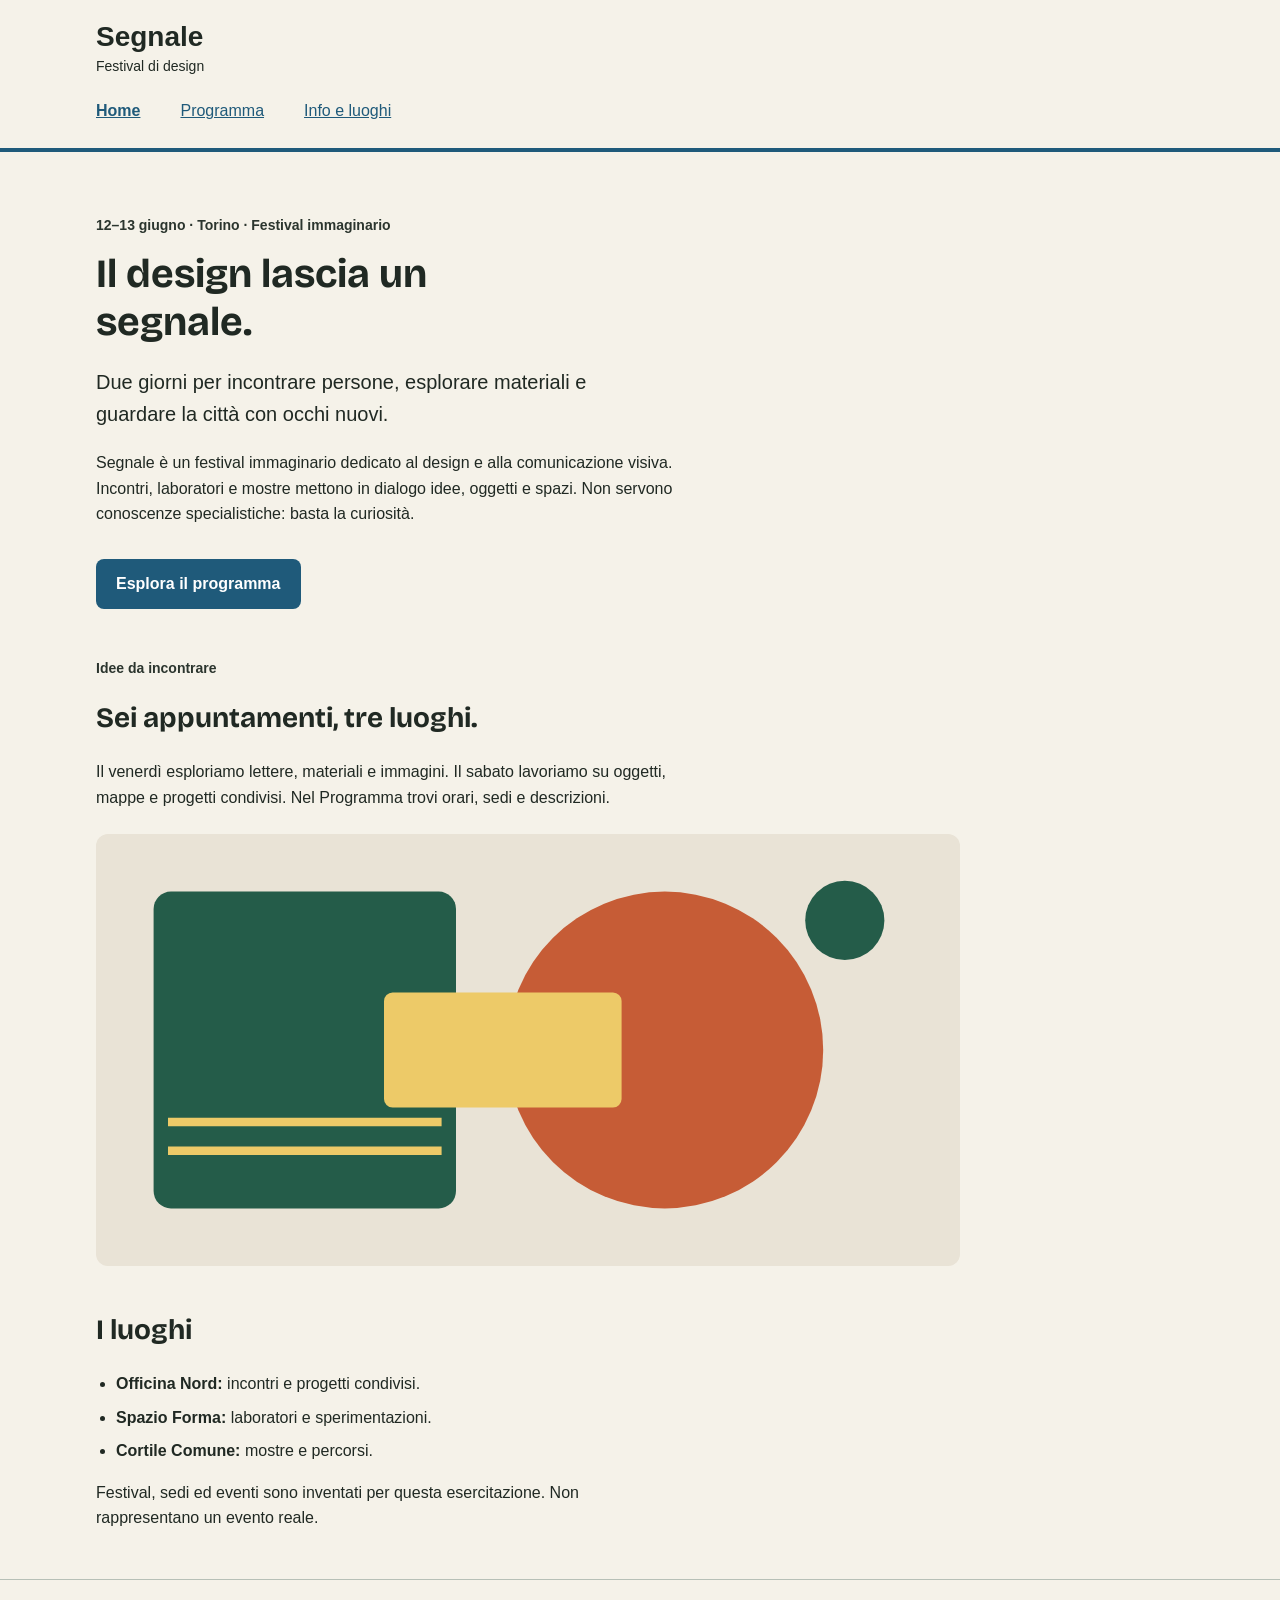
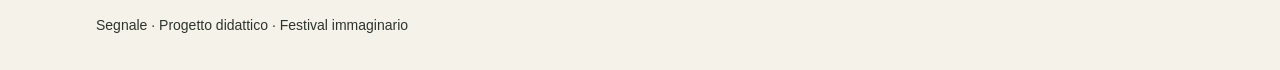
<file: index.html>
<!doctype html>
<html lang="it">
<head>
  <meta charset="utf-8">
  <meta name="viewport" content="width=device-width, initial-scale=1">
  <title>Segnale — Festival di design</title>
  <link rel="preconnect" href="https://fonts.googleapis.com">
  <link rel="preconnect" href="https://fonts.gstatic.com" crossorigin>
  <link href="https://fonts.googleapis.com/css2?family=Bricolage+Grotesque:opsz,wght@12..96,200..800&display=swap" rel="stylesheet">
  <link rel="stylesheet" href="style.css">
</head>
<body>
  <a class="skip-link" href="#contenuto">Vai al contenuto</a>
  <header class="site-header">
    <div class="container">
      <a class="brand" href="index.html">Segnale<span>Festival di design</span></a>
      <nav aria-label="Navigazione principale">
        <a href="index.html" aria-current="page">Home</a>
        <a href="programma.html">Programma</a>
        <a href="info.html">Info e luoghi</a>
      </nav>
    </div>
  </header>

  <main id="contenuto" class="container">
    <section class="intro" aria-labelledby="titolo-home">
      <p class="eyebrow">12–13 giugno · Torino · Festival immaginario</p>
      <h1 id="titolo-home">Il design lascia un segnale.</h1>
      <p class="lead">Due giorni per incontrare persone, esplorare materiali e guardare la città con occhi nuovi.</p>
      <p class="reading-text">Segnale è un festival immaginario dedicato al design e alla comunicazione visiva. Incontri, laboratori e mostre mettono in dialogo idee, oggetti e spazi. Non servono conoscenze specialistiche: basta la curiosità.</p>
      <!-- Da completare: anche questo collegamento deve aprire il Programma. -->
      <a class="button-link" href="programma.html">Esplora il programma</a>
    </section>

    <section class="content-section" aria-labelledby="titolo-festival">
      <p class="eyebrow">Idee da incontrare</p>
      <h2 id="titolo-festival">Sei appuntamenti, tre luoghi.</h2>
      <p class="reading-text">Il venerdì esploriamo lettere, materiali e immagini. Il sabato lavoriamo su oggetti, mappe e progetti condivisi. Nel Programma trovi orari, sedi e descrizioni.</p>
      <img class="festival-image" src="assets/festival.svg" alt="Composizione geometrica di cerchi e rettangoli nei colori del festival" width="1200" height="600">
    </section>

    <section class="content-section" aria-labelledby="titolo-luoghi">
      <h2 id="titolo-luoghi">I luoghi</h2>
      <ul class="venues">
        <li><strong>Officina Nord:</strong> incontri e progetti condivisi.</li>
        <li><strong>Spazio Forma:</strong> laboratori e sperimentazioni.</li>
        <li><strong>Cortile Comune:</strong> mostre e percorsi.</li>
      </ul>
      <p class="reading-text">Festival, sedi ed eventi sono inventati per questa esercitazione. Non rappresentano un evento reale.</p>
    </section>
  </main>

  <footer class="site-footer"><div class="container"><p>Segnale · Progetto didattico · Festival immaginario</p></div></footer>
</body>
</html>
</file>
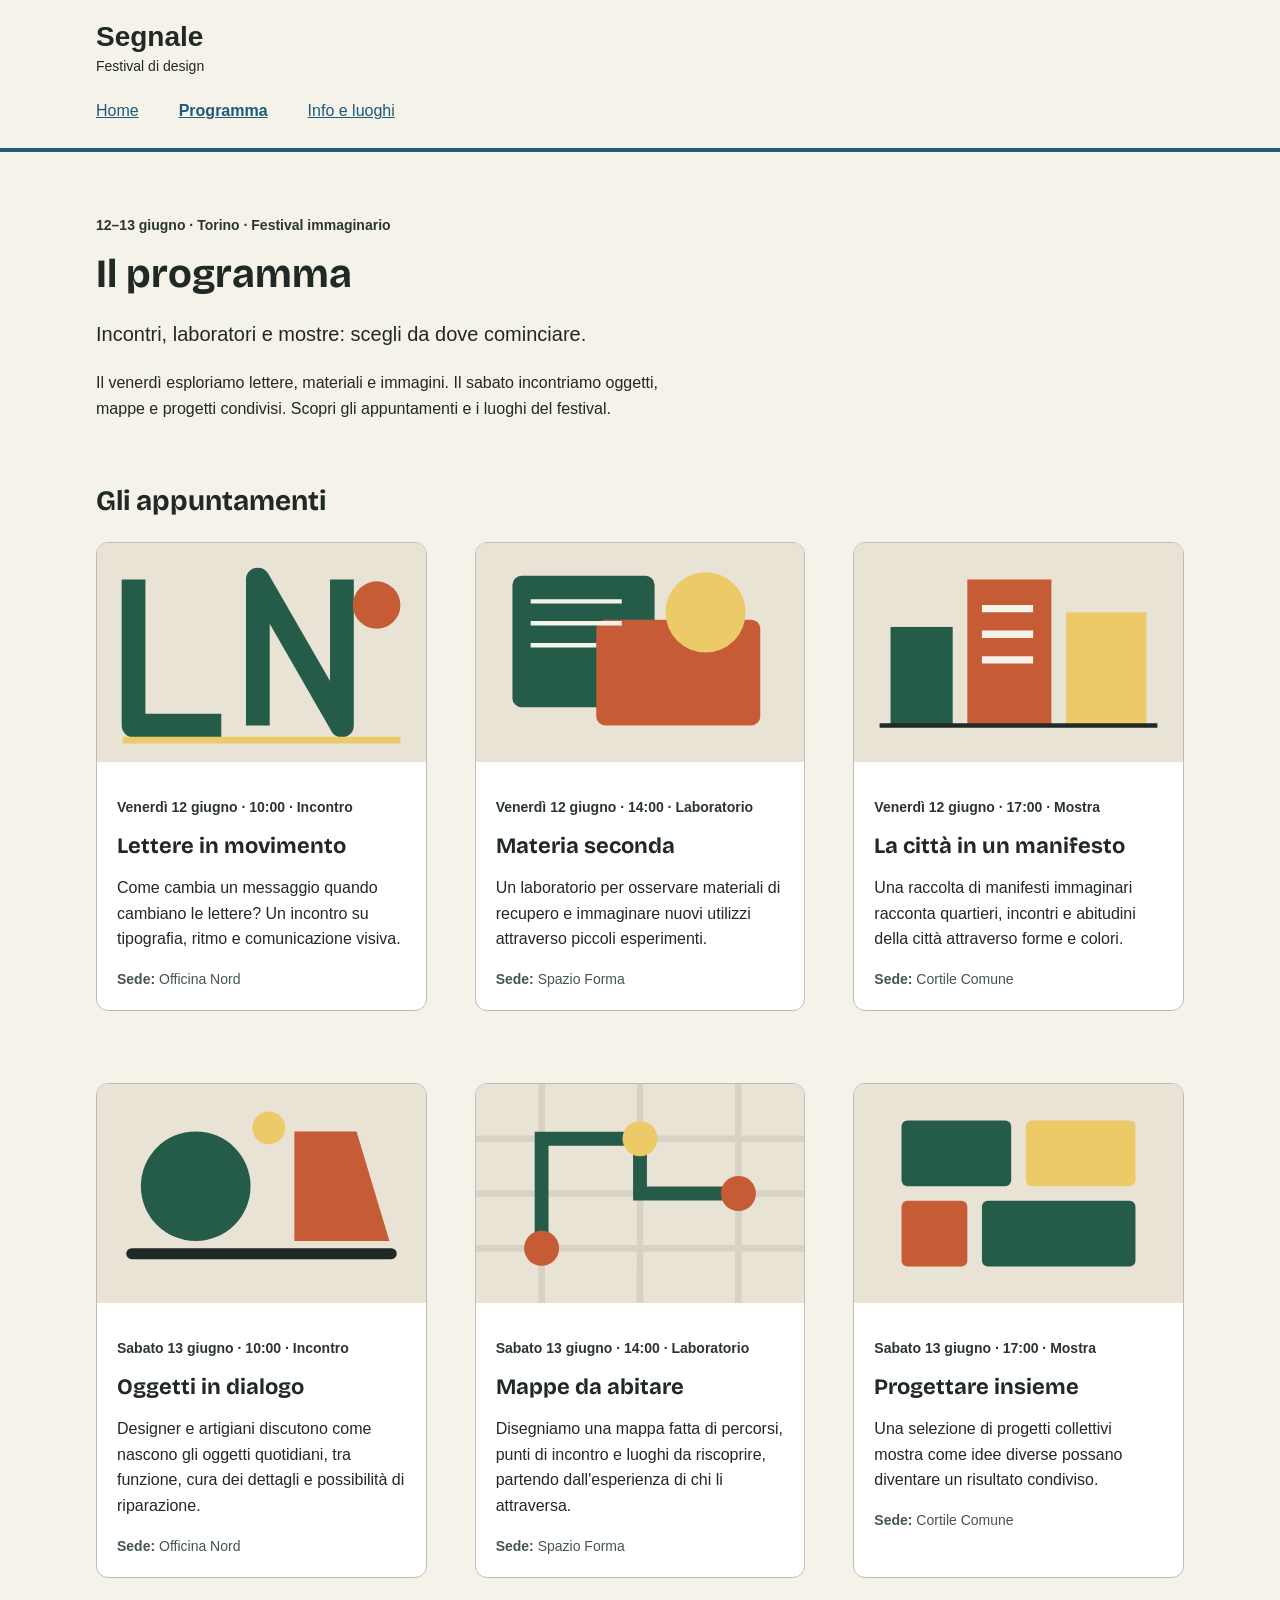
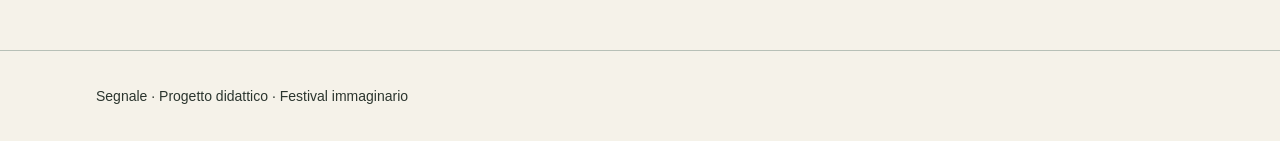
<file: programma.html>
<!doctype html>
<html lang="it">
<head>
  <meta charset="utf-8">
  <meta name="viewport" content="width=device-width, initial-scale=1">
  <title>Programma — Segnale</title>
  <link rel="preconnect" href="https://fonts.googleapis.com">
  <link rel="preconnect" href="https://fonts.gstatic.com" crossorigin>
  <link href="https://fonts.googleapis.com/css2?family=Bricolage+Grotesque:opsz,wght@12..96,200..800&display=swap" rel="stylesheet">
  <link rel="stylesheet" href="style.css">
</head>
<body>
  <a class="skip-link" href="#contenuto">Vai al contenuto</a>
  <header class="site-header">
    <div class="container">
      <a class="brand" href="index.html">Segnale<span>Festival di design</span></a>
      <nav aria-label="Navigazione principale">
        <!-- Da completare: collegare questa voce alla Home. -->
        <a href="index.html">Home</a>
        <a href="programma.html" aria-current="page">Programma</a>
        <a href="info.html">Info e luoghi</a>
      </nav>
    </div>
  </header>

  <main id="contenuto" class="container">
    <section class="intro" aria-labelledby="titolo-programma">
      <p class="eyebrow">12–13 giugno · Torino · Festival immaginario</p>
      <h1 id="titolo-programma">Il programma</h1>
      <p class="lead">Incontri, laboratori e mostre: scegli da dove cominciare.</p>
      <p class="reading-text">Il venerdì esploriamo lettere, materiali e immagini. Il sabato incontriamo oggetti, mappe e progetti condivisi. Scopri gli appuntamenti e i luoghi del festival.</p>
    </section>

    <section class="content-section" aria-labelledby="titolo-eventi">
      <h2 id="titolo-eventi">Gli appuntamenti</h2>
      <div class="event-grid">
        <article class="event-card">
          <img src="assets/lettere-in-movimento.svg" alt="Lettere geometriche disposte su una griglia" width="900" height="600">
          <div class="event-body">
            <p class="event-meta">Venerdì 12 giugno · 10:00 · Incontro</p>
            <h3>Lettere in movimento</h3>
            <p>Come cambia un messaggio quando cambiano le lettere? Un incontro su tipografia, ritmo e comunicazione visiva.</p>
            <p class="event-place"><strong>Sede:</strong> Officina Nord</p>
          </div>
        </article>
        <article class="event-card">
          <img src="assets/materia-seconda.svg" alt="Forme sovrapposte che richiamano campioni di materiali" width="900" height="600">
          <div class="event-body">
            <p class="event-meta">Venerdì 12 giugno · 14:00 · Laboratorio</p>
            <h3>Materia seconda</h3>
            <p>Un laboratorio per osservare materiali di recupero e immaginare nuovi utilizzi attraverso piccoli esperimenti.</p>
            <p class="event-place"><strong>Sede:</strong> Spazio Forma</p>
          </div>
        </article>
        <article class="event-card">
  <img src="assets/citta-manifesto.svg" alt="Rettangoli colorati compongono una città astratta." width="900" height="600">
  <div class="event-body">
    <p class="event-meta">Venerdì 12 giugno · 17:00 · Mostra</p>
    <h3>La città in un manifesto</h3>
    <p>Una raccolta di manifesti immaginari racconta quartieri, incontri e abitudini della città attraverso forme e colori.</p>
    <p class="event-place"><strong>Sede:</strong> Cortile Comune</p>
  </div>
</article>

<article class="event-card">
  <img src="assets/oggetti-dialogo.svg" alt="Due forme geometriche si fronteggiano sopra una linea comune." width="900" height="600">
  <div class="event-body">
    <p class="event-meta">Sabato 13 giugno · 10:00 · Incontro</p>
    <h3>Oggetti in dialogo</h3>
    <p>Designer e artigiani discutono come nascono gli oggetti quotidiani, tra funzione, cura dei dettagli e possibilità di riparazione.</p>
    <p class="event-place"><strong>Sede:</strong> Officina Nord</p>
  </div>
</article>

<article class="event-card">
  <img src="assets/mappe-abitare.svg" alt="Un percorso collega tre punti su una mappa geometrica." width="900" height="600">
  <div class="event-body">
    <p class="event-meta">Sabato 13 giugno · 14:00 · Laboratorio</p>
    <h3>Mappe da abitare</h3>
    <p>Disegniamo una mappa fatta di percorsi, punti di incontro e luoghi da riscoprire, partendo dall'esperienza di chi li attraversa.</p>
    <p class="event-place"><strong>Sede:</strong> Spazio Forma</p>
  </div>
</article>

<article class="event-card">
  <img src="assets/progettare-insieme.svg" alt="Moduli di colori diversi si incastrano in una composizione comune." width="900" height="600">
  <div class="event-body">
    <p class="event-meta">Sabato 13 giugno · 17:00 · Mostra</p>
    <h3>Progettare insieme</h3>
    <p>Una selezione di progetti collettivi mostra come idee diverse possano diventare un risultato condiviso.</p>
    <p class="event-place"><strong>Sede:</strong> Cortile Comune</p>
  </div>
</article>
      </div>
    </section>
  </main>

  <footer class="site-footer"><div class="container"><p>Segnale · Progetto didattico · Festival immaginario</p></div></footer>
</body>
</html>
</file>
<file: style.css>
/* Stile iniziale: tipografia, colori e variabili CSS sono già predisposti.
   Lavoreremo su collegamenti, CSS condiviso e disposizione delle schede. */

/* Scelte comuni: ogni regola usa var() per richiamarne il valore. */
:root {
  --colore-primario: #1f5a7a;
  --colore-primario-scuro: #17435b;
  --colore-sfondo: #f5f2e9;
  --colore-testo: #202923;
  --font-testo: Arial, Helvetica, sans-serif;
  /* Applichiamo Bricolage Grotesque ai titoli, con la riserva sans-serif */
  --font-titoli: "Bricolage Grotesque", Arial, Helvetica, sans-serif;
}

* {
  box-sizing: border-box;
}

body {
  margin: 0;
  background: var(--colore-sfondo);
  color: var(--colore-testo);
  font-family: var(--font-testo);
  font-size: 1rem;
  line-height: 1.6;
}

a {
  color: var(--colore-primario);
}

a:hover {
  text-decoration-thickness: 3px;
}

a:focus-visible {
  outline: 3px solid var(--colore-testo);
  outline-offset: 4px;
}

.container {
  width: 92%;
  max-width: 68rem;
  margin: 0 auto;
}

.site-header {
  position: sticky;       /* Si muove con la pagina finché non raggiunge il bordo */
  top: 0;                 /* Si blocca esattamente in cima alla finestra */
  z-index: 1000;          /* Mantiene il menu sempre in primo piano rispetto a mappe e gallerie */
  background-color: var(--colore-sfondo); /* Sfondo pieno per garantire la leggibilità dei testi */
  padding: 1.25rem 0;
  border-bottom: 4px solid var(--colore-primario);
}

.brand {
  display: inline-block;
  color: var(--colore-testo);
  font-size: 1.75rem;
  font-weight: bold;
  line-height: 1.2;
  text-decoration: none;
}

.brand span {
  display: block;
  margin-top: 0.25rem;
  font-size: 0.875rem;
  font-weight: normal;
}

nav {
  margin-top: 1rem;
}

/* --- MENU RESPONSIVE --- */

/* Disposizione predefinita (Sotto i 600 px: in colonna) */
nav {
  display: flex;
  flex-direction: column;
  gap: 0.5rem;
  margin-top: 1rem;
}

nav a {
  display: block;
  margin-right: 0;
  padding: 0.25rem 0;
}

/* Da 600 px in su: disposizione in riga (orizzontale) */
@media (min-width: 600px) {
  nav {
    flex-direction: row;
    align-items: center;
    gap: 1.5rem;
  }

  nav a {
    display: inline-block;
  }
}

nav a {
  display: inline-block;
  margin-right: 1rem;
  padding: 0.25rem 0;
}

nav a[aria-current="page"] {
  font-weight: bold;
}

.intro {
  padding: 3rem 0 1rem;
}

.eyebrow,
.event-meta {
  color: #46564b;
  font-size: 0.875rem;
  font-weight: bold;
}

h1,
h2,
h3 {
  font-family: var(--font-titoli);
  line-height: 1.2;
}

h1 {
  max-width: 18ch;
  margin: 0.75rem 0 1.25rem;
  font-size: 2.5rem;
}

h2 {
  font-size: 1.75rem;
}

h3 {
  margin: 0.5rem 0 0.75rem;
  font-size: 1.375rem;
}

.lead {
  max-width: 48ch;
  font-size: 1.25rem;
}

.reading-text {
  max-width: 65ch;
}

.button-link {
  display: inline-block;
  margin-top: 1rem;
  padding: 0.75rem 1.25rem;
  border-radius: 0.5rem;
  background: var(--colore-primario);
  color: #ffffff;
  font-weight: bold;
  text-decoration: none;
}

.button-link:hover {
  background: var(--colore-primario-scuro);
}

.content-section {
  margin: 2rem 0 3rem;
}

.festival-image {
  display: block;
  width: 100%;
  max-width: 54rem;
  height: auto;
  margin-top: 1.5rem;
  border-radius: 0.75rem;
}

.venues {
  padding-left: 1.25rem;
}

.venues li {
  margin-bottom: 0.5rem;
}

.event-grid {
  display: grid;
  grid-template-columns: minmax(0, 1fr);
  gap: 3rem;
}

@media (min-width: 600px) {
  .event-grid {
    grid-template-columns: repeat(2, minmax(0, 1fr));
  }
}

@media (min-width: 1024px) {
  .event-grid {
    grid-template-columns: repeat(3, minmax(0, 1fr));
  }
}

.event-card {
  margin-bottom: 1.5rem;
  overflow: hidden;
  border: 1px solid #b7c0b7;
  border-radius: 0.75rem;
  background: #ffffff;
}

.event-card img {
  display: block;
  width: 100%;
  height: auto;
}

.event-body {
  padding: 1.25rem;
}

.event-body p:last-child {
  margin-bottom: 0;
}

.event-place {
  color: #46564b;
  font-size: 0.875rem;
}

.site-footer {
  padding: 1.25rem 0;
  border-top: 1px solid #b7c0b7;
  color: #46564b;
  font-size: 0.875rem;
}

.skip-link {
  position: absolute;
  top: -6rem;
  left: 1rem;
  padding: 0.75rem 1rem;
  background: #ffffff;
  color: var(--colore-testo);
}

.skip-link:focus {
  top: 1rem;
}

/* --- CORREZIONI ACCESSIBILITÀ E CONTRASTO (>= 4.5:1) --- */
.eyebrow,
.event-meta,
.site-footer {
  color: #2b352e; /* Colore più scuro per garantire un contrasto ottimale sullo sfondo */
}

/* Evidenziazione da tastiera (Focus) per i pulsanti di Swiper */
.swiper-button-next:focus-visible,
.swiper-button-prev:focus-visible {
  outline: 3px solid var(--colore-testo);
  outline-offset: 4px;
}

/* Adattamento responsive per la mappa e la galleria (375px, 768px, 1280px) */
.map-container iframe {
  max-width: 100%;
  height: auto;
}

@media (max-width: 768px) {
  .map-container iframe {
    height: 350px;
  }
}
/* Ingrandisce la mappa e la rende responsive */
.map-container iframe {
  width: 100%;
  height: 600px; /* Altezza di default più alta */
}

/* Su schermi più grandi (come i computer), rendila ancora più spaziosa */
@media (min-width: 768px) {
  .map-container iframe {
    height: 700px; 
  }
}
</file>
